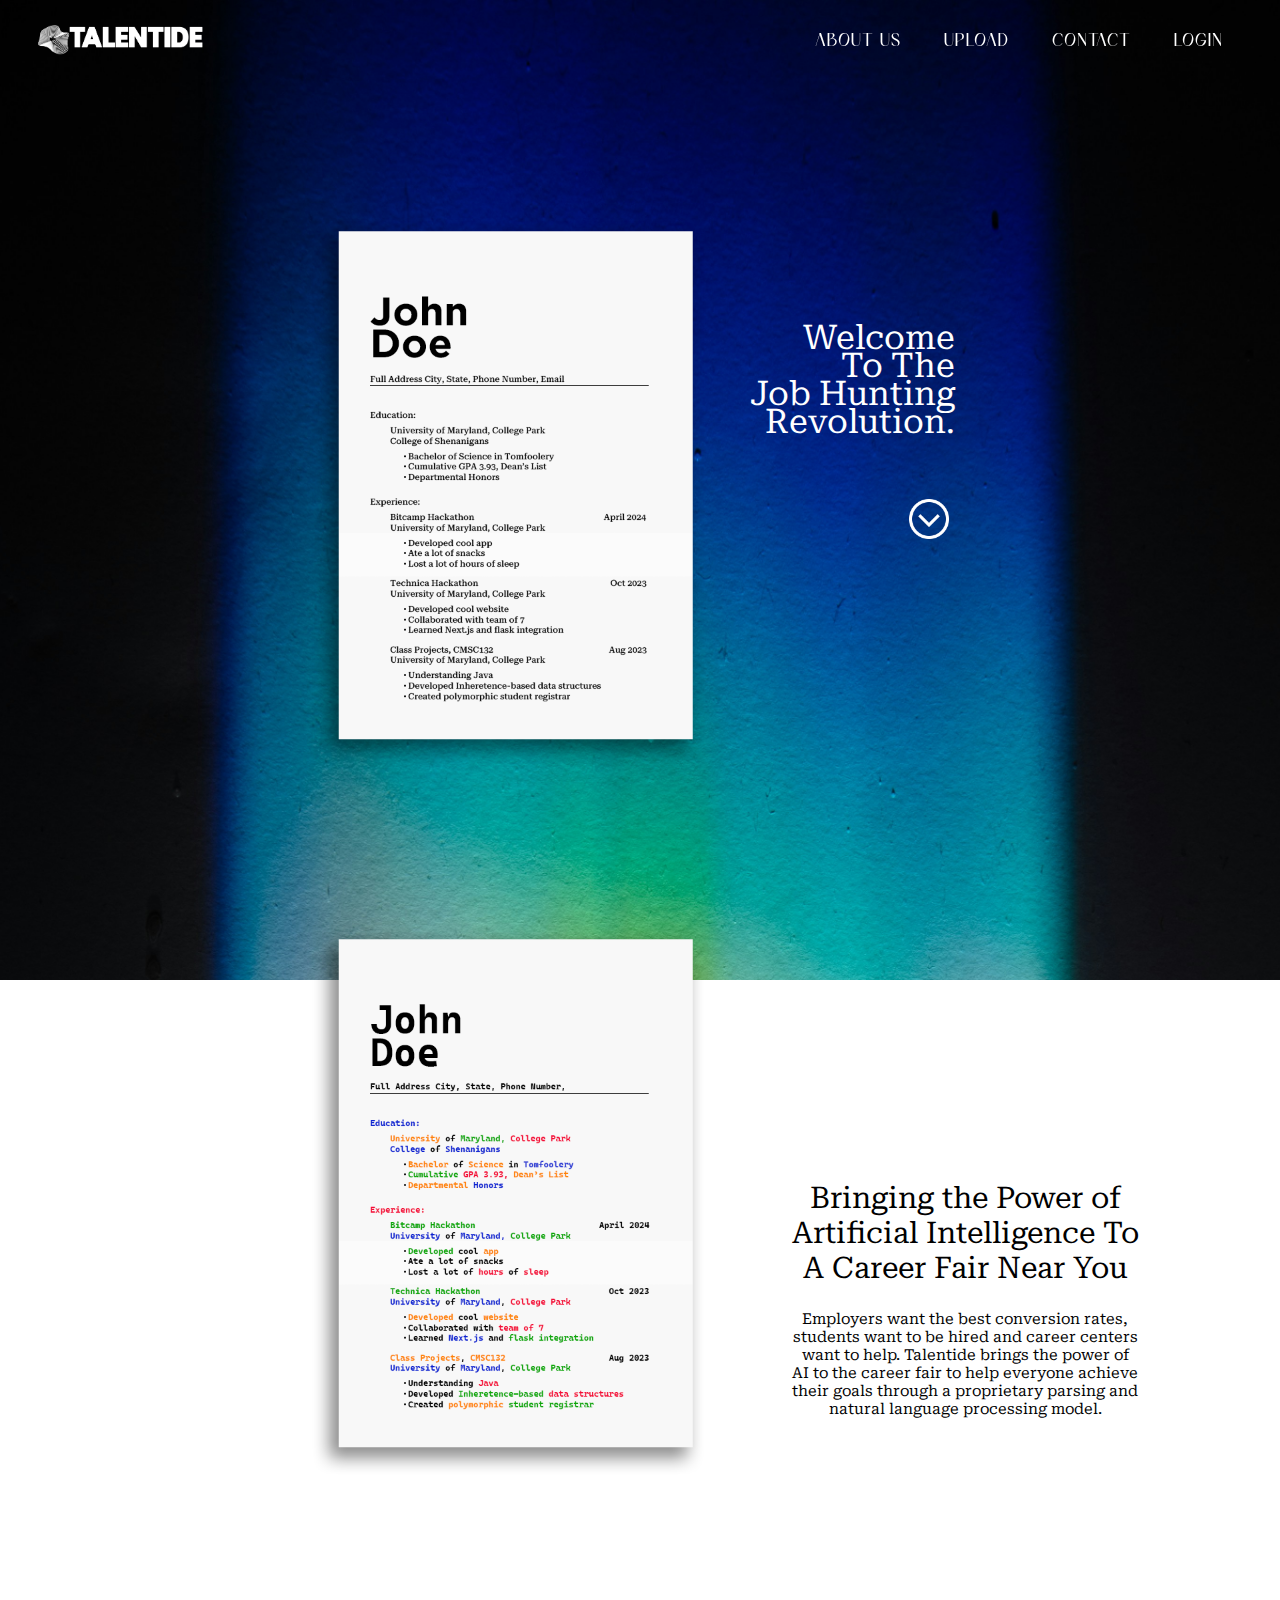
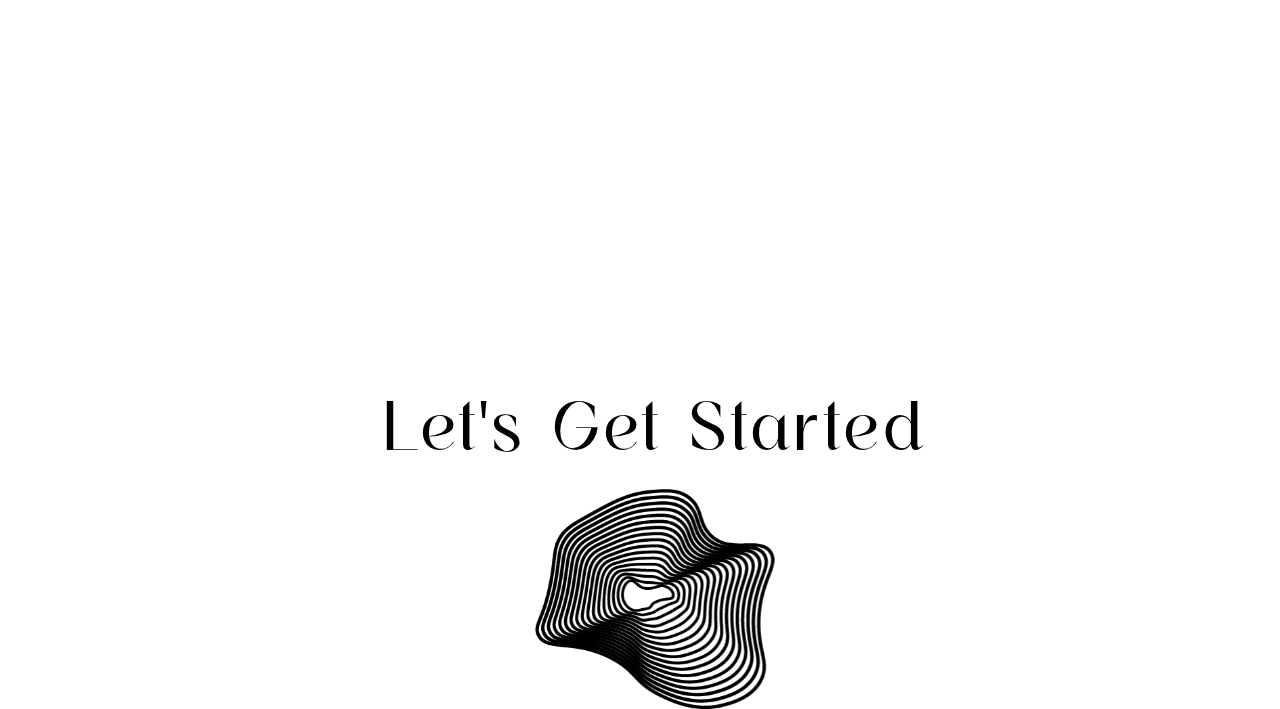
<file: index.html>
<!DOCTYPE html>
<html lang="en">

<head>
  <title>Talentide</title>
  <link rel="stylesheet" href="styles.css">
  <link rel="icon" type="image/x-icon" href="images/logo-icon.png">
  <meta charset="utf-8" />
  <meta name="viewport" content="width=device-width, initial-scale=1" />
  <link rel="preconnect" href="https://fonts.googleapis.com">
  <link rel="preconnect" href="https://fonts.gstatic.com" crossorigin>
  <link
    href="https://fonts.googleapis.com/css2?family=Roboto+Serif:ital,opsz,wght@0,8..144,100..900;1,8..144,100..900&display=swap"
    rel="stylesheet">

</head>

<body>
  <header>
    <a class="logo" href="index.html"><img class="logo" src="images/logo/logo-white.png" alt="logo"></a>

    <nav>
      <ul class="nav__links">
        <li><a href="templates/about.html">ABOUT US</a></li>
        <li><a href="#">UPLOAD</a></li>
        <li><a href="templates/contact.html">CONTACT</a></li>
        <li><a href="templates/login.html">LOGIN</a></li>
      </ul>
    </nav>
  </header>

  <section class="parallax">
    <div class="title-text">
      <p> Welcome </p>
      <p> To The </p>
      <p> Job Hunting </p>
      <p> Revolution. </p>
    </div>

    <div class="down-arrow">
      <img src="images/chevron-white.png" alt="down-arrow">
    </div>

    <div class="resume">
      <img src="images/bgs/resume.png" alt="parallax-1">
    </div>
  </section>

  <section class="sec">
    <p id="first-text"> Bringing the Power of <br> Artificial Intelligence To <br> A Career Fair Near You </p>
    <p id="second-text"> Employers want the best conversion rates, <br>
      students want to be hired and career centers <br>
      want to help. Talentide brings the power of <br>
      AI to the career fair to help everyone achieve <br>
      their goals through a proprietary parsing and <br>
      natural language processing model. </p>
    <img src="images/bgs/resume-tokenized.png" id="resume-tokenized" alt="resume-tokenized">
  </section>

  <div class="final-text">
    <p> Let's Get Started </p>
    <img id="logo-icon" src="images/logo-icon-black.png" alt="logo-icon">
  </div>

  <script src="script.vue"></script>
</body>

</html>
</file>
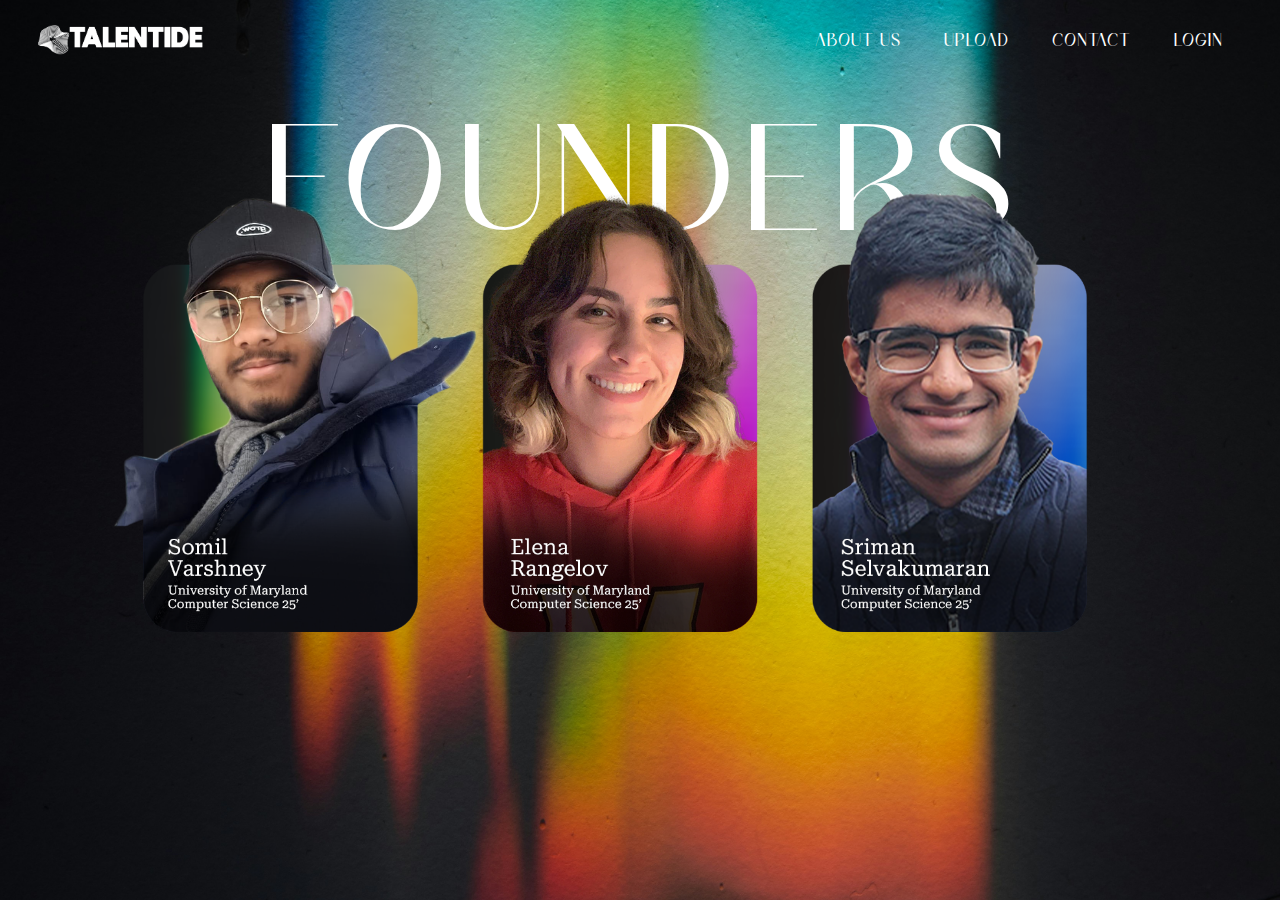
<file: templates/about.html>
<!DOCTYPE html>
<html lang="en">

<head>
    <title>About</title>
    <link rel="stylesheet" href="../styles.css">
    <link rel="icon" type="image/x-icon" href="../images/logo-icon.png">
    <meta charset="utf-8" />
    <meta name="viewport" content="width=device-width, initial-scale=1" />
    <link rel="preconnect" href="https://fonts.googleapis.com">
    <link rel="preconnect" href="https://fonts.gstatic.com" crossorigin>
    <link
        href="https://fonts.googleapis.com/css2?family=Roboto+Serif:ital,opsz,wght@0,8..144,100..900;1,8..144,100..900&display=swap"
        rel="stylesheet">

</head>

<body>
    <header>
        <a class="logo" href="../index.html"><img class="logo" src="../images/logo/logo-white.png" alt="logo"></a>
        <nav>
            <ul class="nav__links">
                <li><a href="about.html">ABOUT US</a></li>
                <li><a href="#">UPLOAD</a></li>
                <li><a href="contact.html">CONTACT</a></li>
                <li><a href="login.html">LOGIN</a></li>
            </ul>
        </nav>
    </header>
    <p class="about-f-t">FOUNDERS</p>
    <img class="about-f" src="../images/headshots.png" alt="founders">
</body>

</html>
</file>
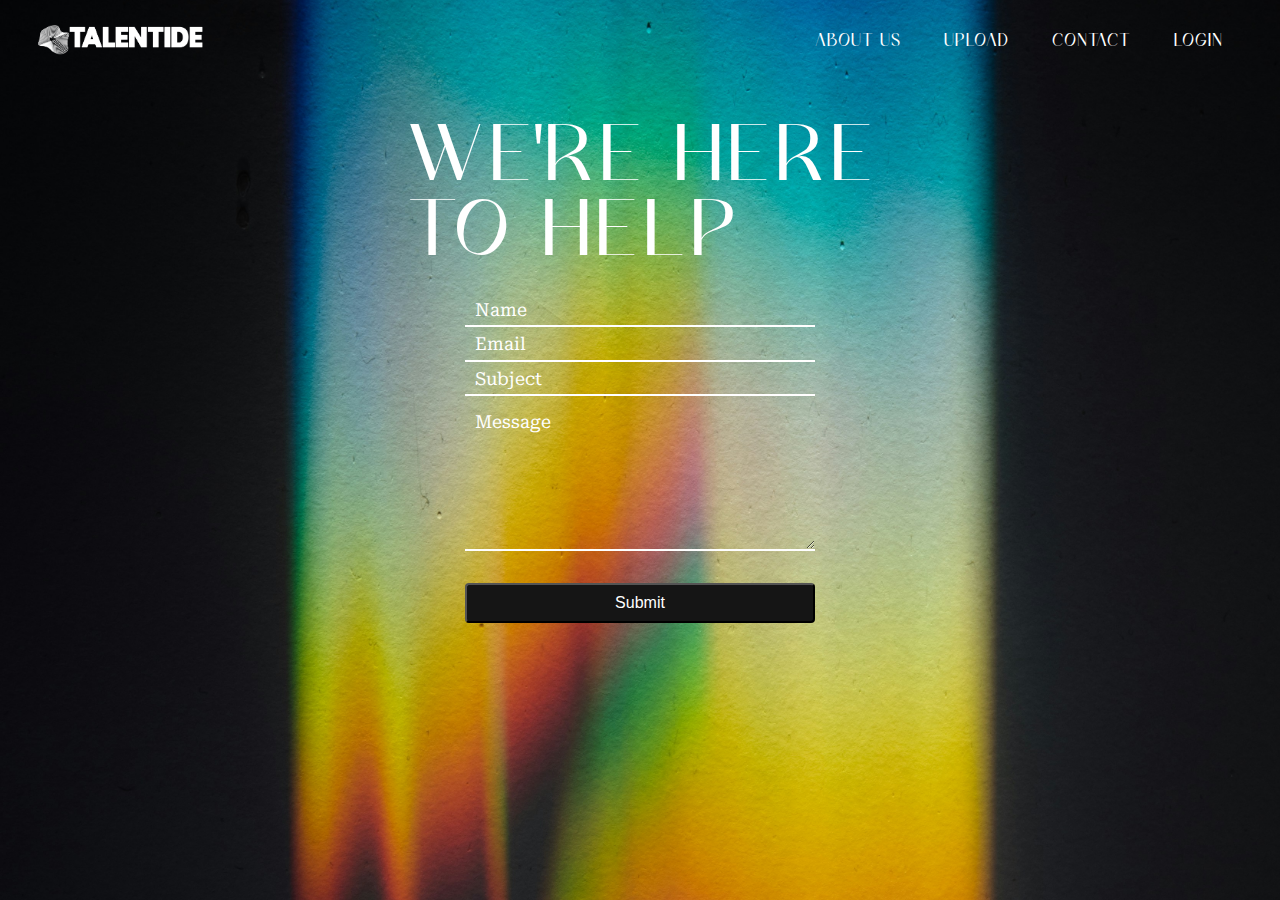
<file: templates/contact.html>
<!DOCTYPE html>
<html lang="en">

<head>
    <title>Contact Us</title>
    <link rel="stylesheet" href="../styles.css">
    <link rel="icon" type="image/x-icon" href="../images/logo-icon.png">
    <meta charset="utf-8" />
    <meta name="viewport" content="width=device-width, initial-scale=1" />
    <link rel="preconnect" href="https://fonts.googleapis.com">
    <link rel="preconnect" href="https://fonts.gstatic.com" crossorigin>
    <link
        href="https://fonts.googleapis.com/css2?family=Roboto+Serif:ital,opsz,wght@0,8..144,100..900;1,8..144,100..900&display=swap"
        rel="stylesheet">

</head>

<body>
    <header>
        <a class="logo" href="../index.html"><img class="logo" src="../images/logo/logo-white.png" alt="logo"></a>
        <nav>
            <ul class="nav__links">
                <li><a href="about.html">ABOUT US</a></li>
                <li><a href="#">UPLOAD</a></li>
                <li><a href="contact.html">CONTACT</a></li>
                <li><a href="login.html">LOGIN</a></li>
            </ul>
        </nav>
    </header>

    <p class="contact-h">WE'RE HERE <br> TO HELP</p>

    <div class="contact-b">
        <form action="https://formspree.io/f/mrgnrkwr" method="POST">
            <label class="in-labels" for="name">Name</label>
            <input class="input-box" type="text" placeholder="Name" id="name" name="name" required><br><br>

            <label class="in-labels" for="email">Email</label>
            <input class="input-box" type="email" placeholder="Email" id="email" name="email" required><br><br>

            <label class="in-labels" for="subject">Subject</label>
            <input class="input-box" type="text" placeholder="Subject" id="subject" name="subject" required><br><br>

            <label class="in-labels" for="message">Message</label><br>
            <textarea class="input-box" placeholder="Message" id="message" name="message" rows="5" cols="30"
                required></textarea><br><br>

            <input type="submit" class="submit-button">
        </form>
    </div>
</body>

</html>
</file>
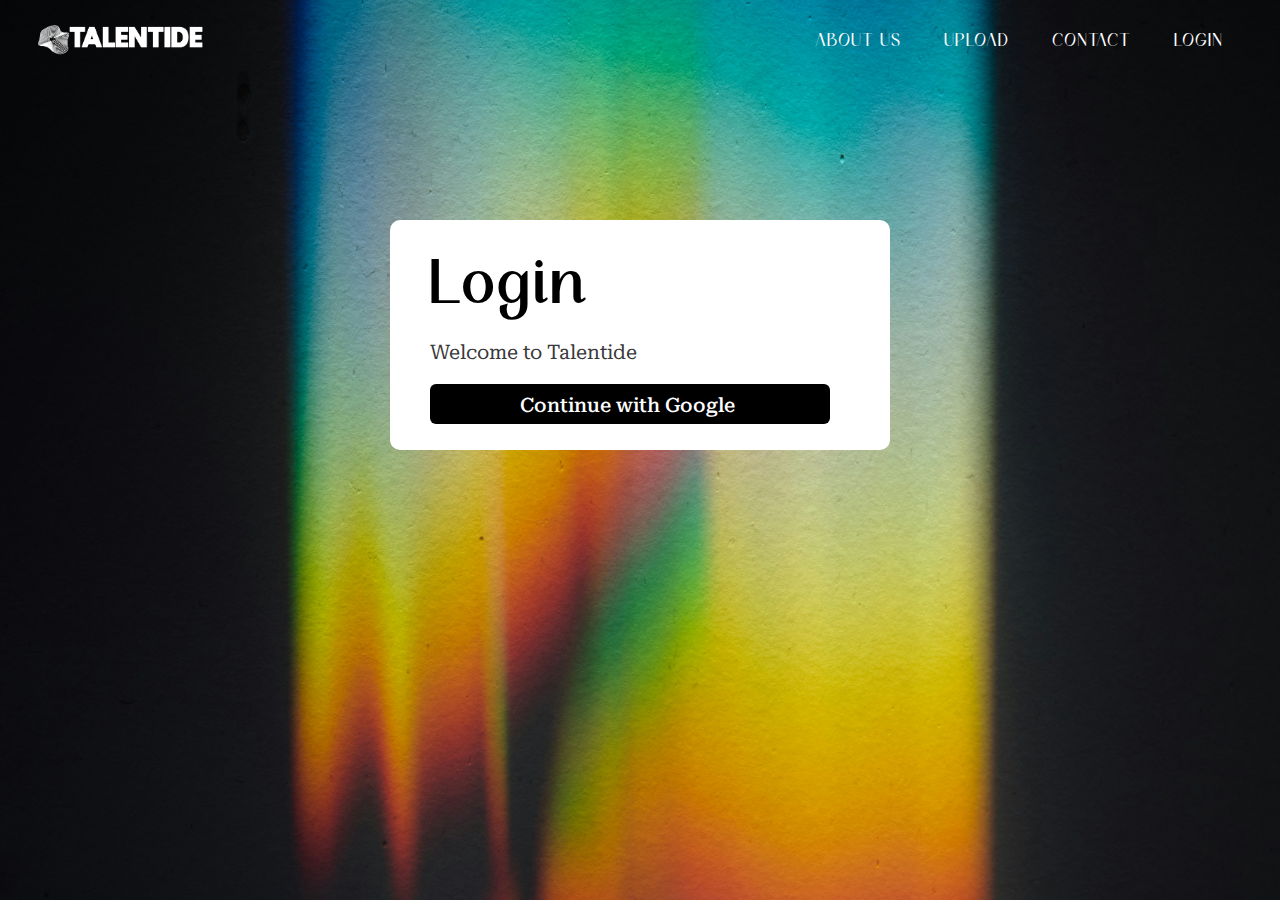
<file: templates/login.html>
<!DOCTYPE html>
<html lang="en">

<head>
    <title>Login</title>
    <link rel="stylesheet" href="../styles.css">
    <link rel="icon" type="image/x-icon" href="../images/logo-icon.png">
    <meta charset="utf-8" />
    <meta name="viewport" content="width=device-width, initial-scale=1" />
    <link rel="preconnect" href="https://fonts.googleapis.com">
    <link rel="preconnect" href="https://fonts.gstatic.com" crossorigin>
    <link
        href="https://fonts.googleapis.com/css2?family=Roboto+Serif:ital,opsz,wght@0,8..144,100..900;1,8..144,100..900&display=swap"
        rel="stylesheet">

</head>

<body>
    <header>
        <a class="logo" href="../index.html"><img class="logo" src="../images/logo/logo-white.png" alt="logo"></a>
        <nav>
            <ul class="nav__links">
                <li><a href="about.html">ABOUT US</a></li>
                <li><a href="#">UPLOAD</a></li>
                <li><a href="contact.html">CONTACT</a></li>
                <li><a href="login.html">LOGIN</a></li>
            </ul>
        </nav>
    </header>

    <div class="login-box">
        <h1 class="header-login">Login</h1>
        <p class="login-body">Welcome to Talentide</p>
        <a id="oauth"
            href="https://accounts.google.com/o/oauth2/auth?client_id=1083267012795-ibvu42c1pndrf99burjop50rajtcj447.apps.googleusercontent.com&redirect_uri=https://elena-rangelov.github.io/Bitcamp_2024/login.html&response_type=code&scope=https://www.googleapis.com/auth/calendar&access_type=offline&prompt=consent">
            Continue with Google</a>


    </div>


</body>

</html>
</file>
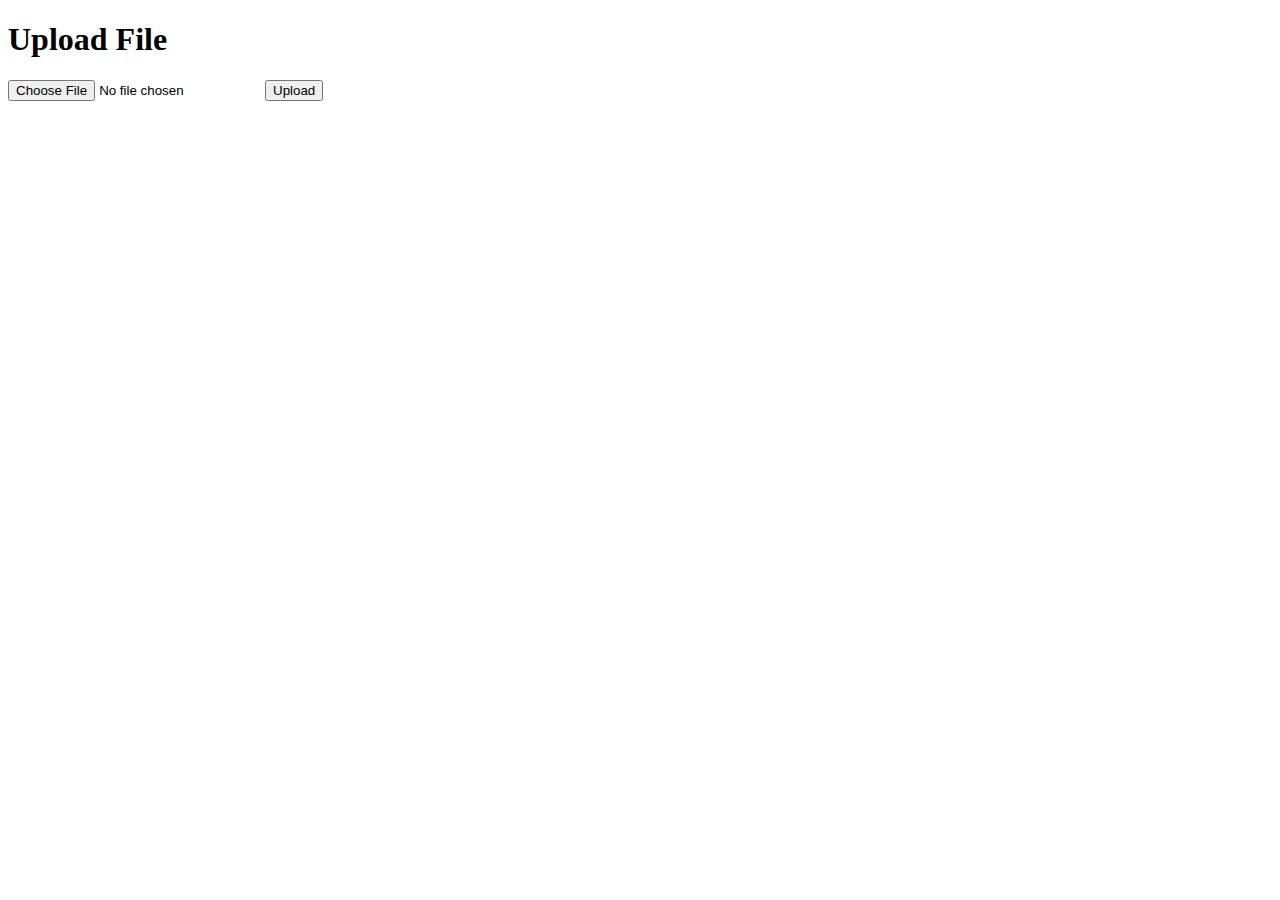
<file: templates/upload.html>
<!DOCTYPE html>
<html lang="en">
<head>
  <meta charset="UTF-8">
  <meta name="viewport" content="width=device-width, initial-scale=1.0">
  <title>File Upload</title>
</head>
<body>
  <h1>Upload File</h1>
  <form id="uploadForm" enctype="multipart/form-data">
    <input type="file" name="file" id="fileInput" required>
    <button type="submit">Upload</button>
  </form>
  <div id="status"></div>

  <script>
    document.getElementById('uploadForm').addEventListener('submit', async (event) => {
      event.preventDefault(); // Prevent the default form submission

      const formData = new FormData(); // Create a FormData object to hold the file data
      const fileInput = document.getElementById('fileInput').files[0]; // Get the selected file

      formData.append('file', fileInput); // Add the file to the FormData object

      try {
        const response = await fetch('production.talentide.talentide-app.workers.dev', {
          method: 'POST',
          body: formData,
          headers: {
            'Content-Type': 'multipart/form-data', // Set the correct Content-Type header
          },
        });

        const result = await response.text();
        document.getElementById('status').innerText = result;
      } catch (error) {
        console.error('Error uploading file:', error);
        document.getElementById('status').innerText = 'Error uploading file. Please try again later.';
      }
    });
  </script>
</body>
</html>
</file>
<file: styles.css>
/* styles.css */

@font-face {
    font-family: 'MoonGetHeavy';
    src: url('fonts/moon_get-Heavy.otf') format('opentype');
  }
  
@font-face {
    font-family: 'RoseHot';
    src: url('fonts/Rosehot.ttf') format('truetype');
}

* {
    box-sizing: border-box;
    margin: 0;
    padding: 0;
}

body {
    background-repeat: no-repeat;
    background-image: url("images/bgs/grey-texture-bg.jpg");
    background-size: cover;
    background-position: center;
}

li, a {
    font-family: 'RoseHot', sans-serif;
    font-size: 17px;
    font-weight: 500;
    color: #ffffff;
    text-decoration: none;
}

header{
    position: sticky;
    top: 0;
    left: 0;
    width: 100%;
    display: flex;
    justify-content: flex-end;
    align-items: center;
    padding: 25px 3%;
    z-index: 100;
    transition: background-color 0.8s ease;
}

.logo {
    cursor: pointer;
    max-height: 30px;
    margin-right: auto;
    margin-top: auto;
}

.nav__links {
    list-style: none;
    background-color: transparent;
}

.nav__links li {
    display: inline-block;
    padding: 0 20px;
}

.nav__links li a {
    transition: all 0.3s ease 0s;
}

.nav__links li a:hover {
    color: #d1d1d1;
}

.title-text {
    position: absolute;
    font-family: "Roboto Serif", serif;
    color: rgb(255, 255, 255);
    text-align: right;
    font-size: 34px;
    z-index: 1;
    top: 27%;
    left: 58.6%;
    line-height: 28px;
}

.down-arrow {
    position: absolute;
    color: #ffffff;
    top: 46.5%;
    left: 71%;
    width: 40px;
    z-index: 1;
    animation: animate 2s infinite;
}

@keyframes animate {
    0%, 20%, 50%, 80%, 100% {
        transform: translateY(0);
    }
    40% {
        transform: translateY(-10px);
    }
    60% {
        transform: translateY(-5px);
    }
}

.parallax {
    position: relative;
    display: flex;
    justify-content: center;   
    align-items: center;
    height: 100vh;
    z-index: 1;
    overflow: hidden;
}

.parallax img {
    position: relative;
    top: 0;
    left: 0;
    width: 100%;
    pointer-events: none;
}

.sec {
    position: relative;
    background-color: #ffffff;
    padding-top: 200px;
    z-index: 2;
    text-align: center;
    
}

.sec p {
    margin-left: 650px;
}

#first-text {
    font-family: "Roboto Serif", serif;
    font-size: 30px;
    color: #000000;
    margin-bottom: 25px;
}

#second-text {
    font-family: "Roboto Serif", serif;
    font-size: 15px;
    color: #000000;
    margin-bottom: 25px;
}

#resume-tokenized {
    position: relative;
    bottom: 63vh;
    width: 100%;
    z-index: 10;
    pointer-events: none;  
}

.hidden {
    display: none;
  }

header.black-background {
    background-color: black;
  }

.contact-h {
    font-family: "RoseHot", sans-serif;
    display: flex;
    justify-content: center;
    text-align: left;
    font-size: 80px;
    font-weight: 500;
    line-height: 75px;
    color: #ffffff;
    margin-top: 35px;
    margin-bottom: 30px;
}

.contact-b {
    display: flex;
    justify-content: center;
    text-align: left;
    line-height: 5%;
    font-family: "Roboto Serif", serif;
    font-size: 24px; 
    color: #ffffff; 
  }
  
  .in-labels {
    font-family: "Roboto Serif", serif;
    font-size: 20px;
    color: #ffffff00;
    margin-right: 10px;
  }
  
  .input-box {
    border: 0;
    background: transparent;
    outline: 0;
    border-bottom: 2px solid #ffffff;
    box-sizing: border-box;
    padding: 10px;
    width: 350px;
    height: 30px; 
    display: flex;
    justify-content: center;
  }

  .input-box::placeholder {
    font-size: 18px;
    color: #ffffff;
    font-family: "Roboto Serif", serif;
  }

  .input-box#message {
    height: 150px;
    width: 350px;
    margin-bottom: 30px;
  }
  
  .submit-button {
    background-color: #151515;
    color: white;
    font-size: 16px;
    border-radius: 4px;
    height: 40px;
    width: 350px;
    cursor: pointer;
  }
  
  .submit-button:hover {
    background-color: #b70202;
    transition: background-color 1s ease-out 100ms
  }

  .login-box {
    max-width: fit-content;
    margin-left: auto;
    margin-right: auto;
    margin-top: 140px;
    background-color: white;
    border-radius: 10px;
    padding-left: 40px;
    padding-right: 200px;
    padding-top: 22px;
    width: 500px;
    height: 230px;

  }

  .header-login {
    font-family: "RoseHot", sans-serif;
    font-size: 60px;
    color: #000000;
    margin-bottom: 20px;
    font-weight: none;
  } 

  .login-body {
    font-size: 20px;
    font-family: "Roboto Serif", serif;
    color: #393939;
    display: flex;
    justify-content: left;
    align-items: left;
    margin-bottom: 20px;
  }

#oauth {
    display: flex;
    text-align: left;
    padding-top: 9px;
    padding-left: 90px;
    padding-right: 90px;
    font-family: "Roboto Serif", serif;
    font-size: 20px;
    color: #ffffff;
    background-color: #000000;
    background-position: center;
    width: 400px;
    height: 40px;
    border-color: #000000;
    border-radius: 6px;
    border-width: 30px;
    margin-bottom: 30px;
    z-index: 10;
  }

.final-text {
    position: absolute;
    font-family: "RoseHot", sans-serif;
    font-size: 70px;
    color: #000000;
    top: 220%;
    display: flex;
    justify-content: center;
    align-items: center;
    left: 30%;
    z-index: 100;
  }

  #logo-icon {
    position: absolute;
    display: flex;
    justify-content: center;
    align-items: center;
    top: 120%;
    max-height: 220px;
  }

  .about-f-t {
    margin-top: 0px;
    display: flex;
    justify-content: center;
    font-family: "RoseHot", sans-serif;
    font-size: 150px;
    color: #ffffff;
    font-weight: 300;
    
  }

  .about-f {
    position: absolute;
    max-width: fit-content;
    margin-left: auto;
    margin-right: auto;
    top: -2%;
    display: flex;
    justify-content: center;
    max-height: 700px;
  }
</file>
